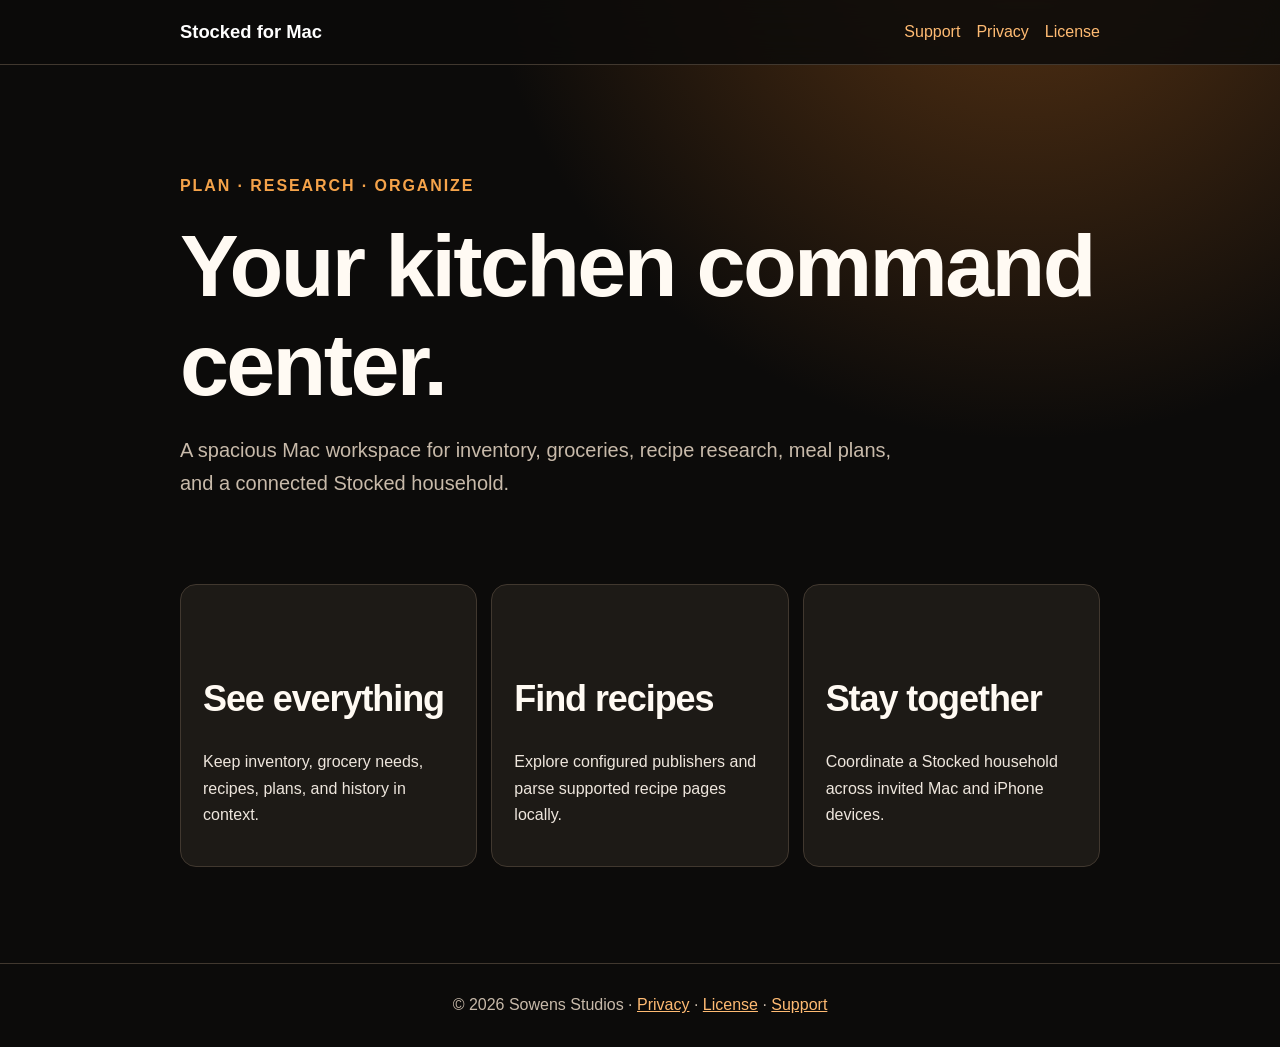
<file: docs/index.html>
<!doctype html><html lang="en"><head><meta charset="utf-8"><meta name="viewport" content="width=device-width,initial-scale=1"><meta name="theme-color" content="#0c0b0a"><meta name="description" content="Stocked for Mac is a kitchen command center for inventory, groceries, plans, recipes, and recipe research."><title>Stocked for Mac</title><link rel="stylesheet" href="style.css"></head><body><nav class="nav"><div><a class="brand" href="index.html">Stocked for Mac</a><span class="links"><a href="support.html">Support</a><a href="privacy.html">Privacy</a><a href="license.html">License</a></span></div></nav><main><header class="hero"><div class="eyebrow">Plan · Research · Organize</div><h1>Your kitchen command center.</h1><p class="lead">A spacious Mac workspace for inventory, groceries, recipe research, meal plans, and a connected Stocked household.</p></header><section class="cards"><article class="card"><h2>See everything</h2><p>Keep inventory, grocery needs, recipes, plans, and history in context.</p></article><article class="card"><h2>Find recipes</h2><p>Explore configured publishers and parse supported recipe pages locally.</p></article><article class="card"><h2>Stay together</h2><p>Coordinate a Stocked household across invited Mac and iPhone devices.</p></article></section></main><footer>© 2026 Sowens Studios · <a href="privacy.html">Privacy</a> · <a href="license.html">License</a> · <a href="support.html">Support</a></footer></body></html>
</file>
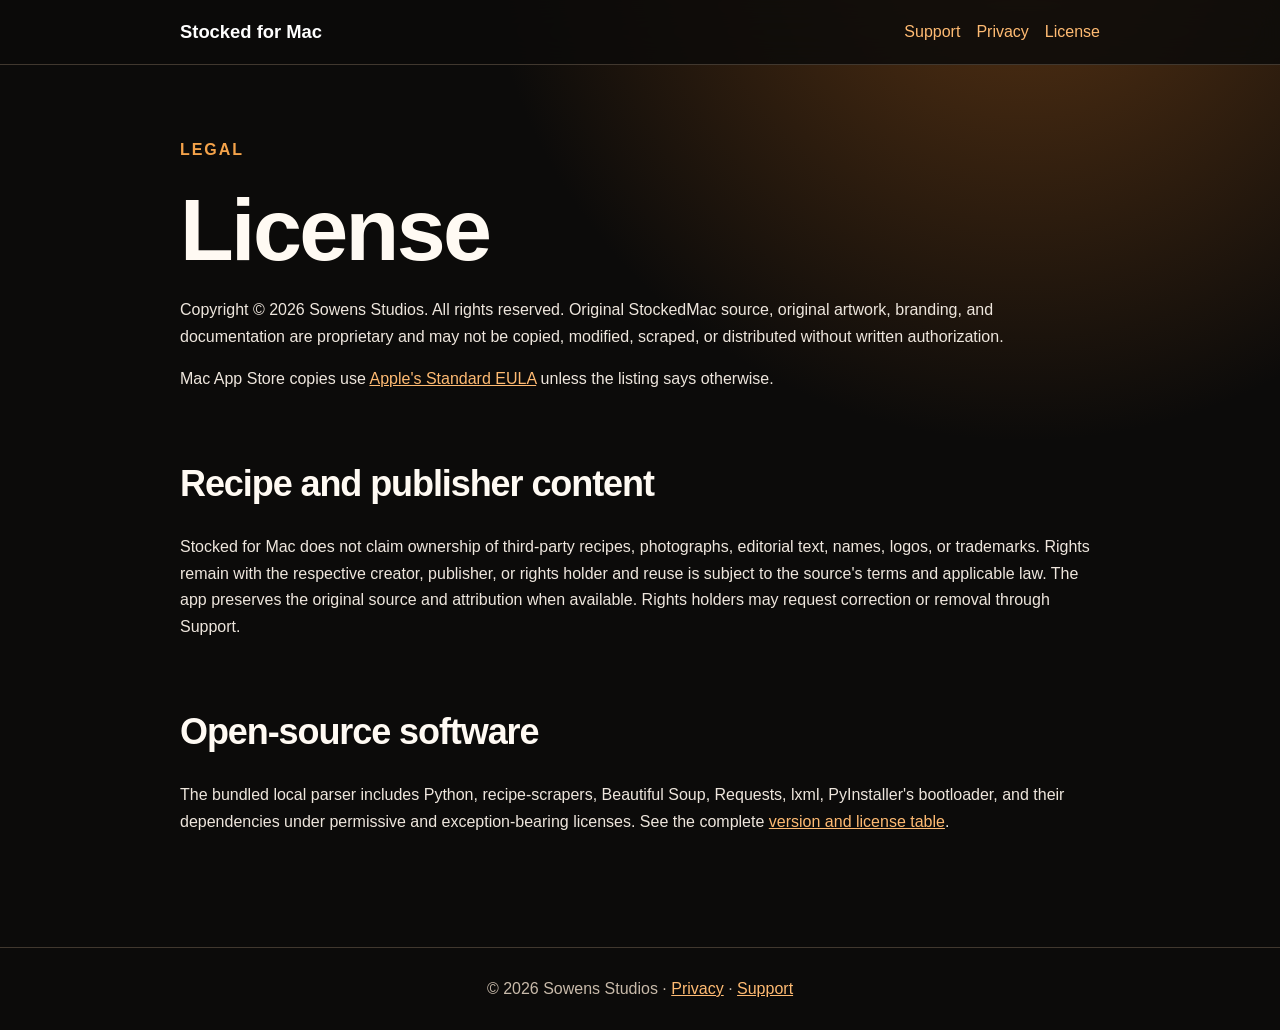
<file: docs/license.html>
<!doctype html>
<html lang="en"><head><meta charset="utf-8"><meta name="viewport" content="width=device-width,initial-scale=1"><title>License — Stocked for Mac</title><link rel="stylesheet" href="style.css"></head><body>
<nav class="nav"><div><a class="brand" href="index.html">Stocked for Mac</a><span class="links"><a href="support.html">Support</a><a href="privacy.html">Privacy</a><a href="license.html">License</a></span></div></nav>
<main><div class="eyebrow">Legal</div><h1>License</h1>
<p>Copyright © 2026 Sowens Studios. All rights reserved. Original StockedMac source, original artwork, branding, and documentation are proprietary and may not be copied, modified, scraped, or distributed without written authorization.</p>
<p>Mac App Store copies use <a href="https://www.apple.com/legal/internet-services/itunes/dev/stdeula/">Apple's Standard EULA</a> unless the listing says otherwise.</p>
<h2>Recipe and publisher content</h2><p>Stocked for Mac does not claim ownership of third-party recipes, photographs, editorial text, names, logos, or trademarks. Rights remain with the respective creator, publisher, or rights holder and reuse is subject to the source's terms and applicable law. The app preserves the original source and attribution when available. Rights holders may request correction or removal through Support.</p>
<h2>Open-source software</h2><p>The bundled local parser includes Python, recipe-scrapers, Beautiful Soup, Requests, lxml, PyInstaller's bootloader, and their dependencies under permissive and exception-bearing licenses. See the complete <a href="https://github.com/sahmoee/StockedMac/blob/main/THIRD_PARTY_NOTICES.md">version and license table</a>.</p></main>
<footer>© 2026 Sowens Studios · <a href="privacy.html">Privacy</a> · <a href="support.html">Support</a></footer></body></html>
</file>
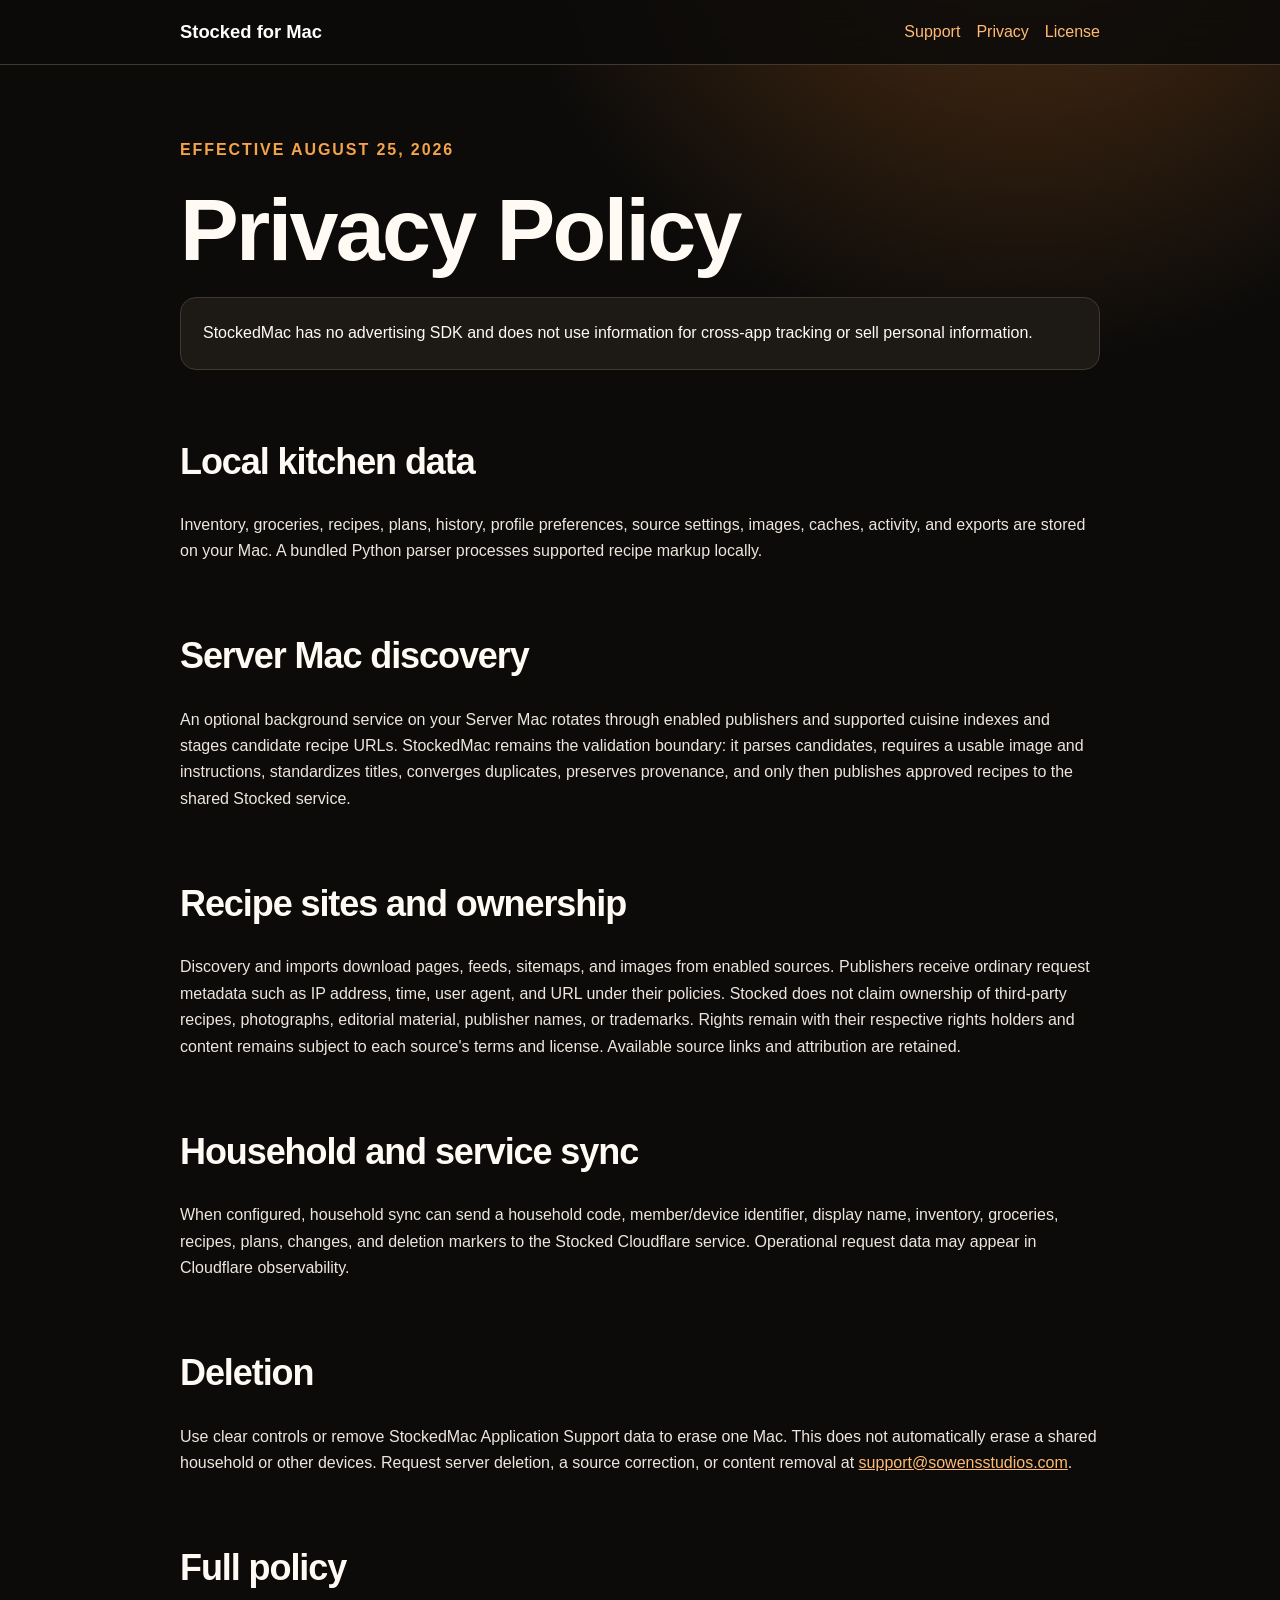
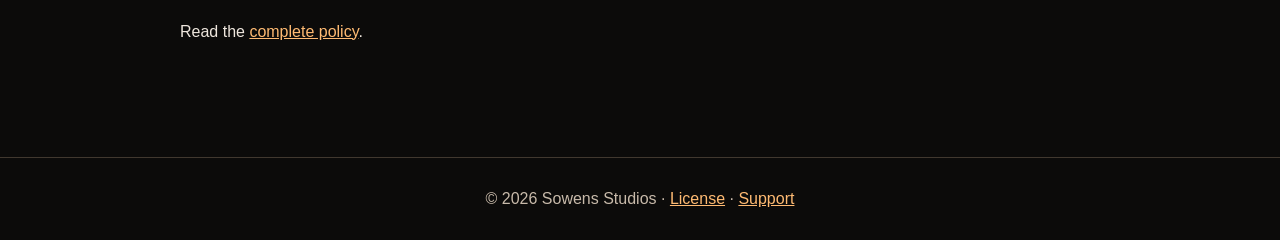
<file: docs/privacy.html>
<!doctype html><html lang="en"><head><meta charset="utf-8"><meta name="viewport" content="width=device-width,initial-scale=1"><title>Privacy — Stocked for Mac</title><link rel="stylesheet" href="style.css"></head><body><nav class="nav"><div><a class="brand" href="index.html">Stocked for Mac</a><span class="links"><a href="support.html">Support</a><a href="privacy.html">Privacy</a><a href="license.html">License</a></span></div></nav><main><div class="eyebrow">Effective August 25, 2026</div><h1>Privacy Policy</h1><div class="notice">StockedMac has no advertising SDK and does not use information for cross-app tracking or sell personal information.</div><h2>Local kitchen data</h2><p>Inventory, groceries, recipes, plans, history, profile preferences, source settings, images, caches, activity, and exports are stored on your Mac. A bundled Python parser processes supported recipe markup locally.</p><h2>Server Mac discovery</h2><p>An optional background service on your Server Mac rotates through enabled publishers and supported cuisine indexes and stages candidate recipe URLs. StockedMac remains the validation boundary: it parses candidates, requires a usable image and instructions, standardizes titles, converges duplicates, preserves provenance, and only then publishes approved recipes to the shared Stocked service.</p><h2>Recipe sites and ownership</h2><p>Discovery and imports download pages, feeds, sitemaps, and images from enabled sources. Publishers receive ordinary request metadata such as IP address, time, user agent, and URL under their policies. Stocked does not claim ownership of third-party recipes, photographs, editorial material, publisher names, or trademarks. Rights remain with their respective rights holders and content remains subject to each source's terms and license. Available source links and attribution are retained.</p><h2>Household and service sync</h2><p>When configured, household sync can send a household code, member/device identifier, display name, inventory, groceries, recipes, plans, changes, and deletion markers to the Stocked Cloudflare service. Operational request data may appear in Cloudflare observability.</p><h2>Deletion</h2><p>Use clear controls or remove StockedMac Application Support data to erase one Mac. This does not automatically erase a shared household or other devices. Request server deletion, a source correction, or content removal at <a href="mailto:support@sowensstudios.com">support@sowensstudios.com</a>.</p><h2>Full policy</h2><p>Read the <a href="https://github.com/sahmoee/StockedMac/blob/main/PRIVACY.md">complete policy</a>.</p></main><footer>© 2026 Sowens Studios · <a href="license.html">License</a> · <a href="support.html">Support</a></footer></body></html>
</file>
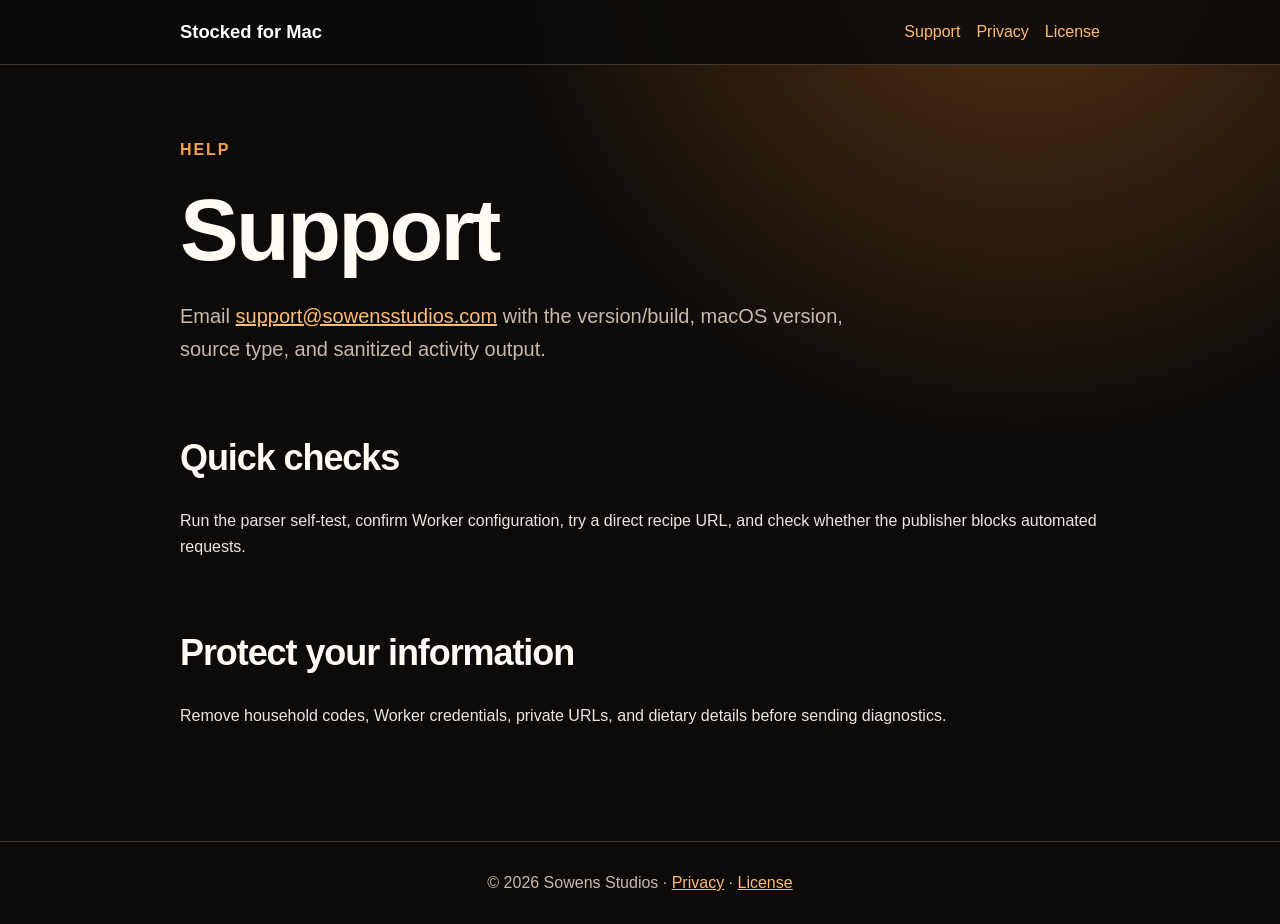
<file: docs/support.html>
<!doctype html><html lang="en"><head><meta charset="utf-8"><meta name="viewport" content="width=device-width,initial-scale=1"><title>Support — Stocked for Mac</title><link rel="stylesheet" href="style.css"></head><body><nav class="nav"><div><a class="brand" href="index.html">Stocked for Mac</a><span class="links"><a href="support.html">Support</a><a href="privacy.html">Privacy</a><a href="license.html">License</a></span></div></nav><main><div class="eyebrow">Help</div><h1>Support</h1><p class="lead">Email <a href="mailto:support@sowensstudios.com?subject=StockedMac%20Support">support@sowensstudios.com</a> with the version/build, macOS version, source type, and sanitized activity output.</p><h2>Quick checks</h2><p>Run the parser self-test, confirm Worker configuration, try a direct recipe URL, and check whether the publisher blocks automated requests.</p><h2>Protect your information</h2><p>Remove household codes, Worker credentials, private URLs, and dietary details before sending diagnostics.</p></main><footer>© 2026 Sowens Studios · <a href="privacy.html">Privacy</a> · <a href="license.html">License</a></footer></body></html>
</file>
<file: docs/style.css>
:root{color-scheme:dark;--bg:#0c0b0a;--card:#1d1a16;--line:#41382f;--text:#fffaf3;--muted:#c8baaa;--accent:#f5a34a}*{box-sizing:border-box}body{margin:0;background:radial-gradient(circle at 80% -10%,#5b3514,transparent 34rem),var(--bg);color:var(--text);font:16px/1.65 -apple-system,BlinkMacSystemFont,"SF Pro Text",sans-serif}a{color:#ffbb73}.nav{position:sticky;top:0;background:#0c0b0add;backdrop-filter:blur(16px);border-bottom:1px solid var(--line)}.nav div,main{width:min(calc(100% - 36px),920px);margin:auto}.nav div{min-height:64px;display:flex;align-items:center;justify-content:space-between;gap:20px}.nav a{text-decoration:none}.brand{color:white;font-size:1.15rem;font-weight:800}.links{display:flex;gap:16px}main{padding:72px 0 96px}.hero{padding:36px 0 64px}h1,h2{line-height:1.12;letter-spacing:-.03em}h1{font-size:clamp(3rem,8vw,5.5rem);margin:.2em 0}h2{font-size:clamp(1.5rem,4vw,2.25rem);margin-top:2em}.lead{font-size:1.25rem;color:var(--muted);max-width:720px}.eyebrow{color:var(--accent);font-weight:800;text-transform:uppercase;letter-spacing:.12em}.cards{display:grid;grid-template-columns:repeat(3,1fr);gap:14px}.card,.notice{padding:22px;border:1px solid var(--line);border-radius:16px;background:var(--card)}p,li{color:#eee6dd}footer{border-top:1px solid var(--line);padding:28px;text-align:center;color:var(--muted)}@media(max-width:700px){.nav div{align-items:flex-start;flex-direction:column;padding:12px 0}.cards{grid-template-columns:1fr}main{padding-top:40px}}
</file>
